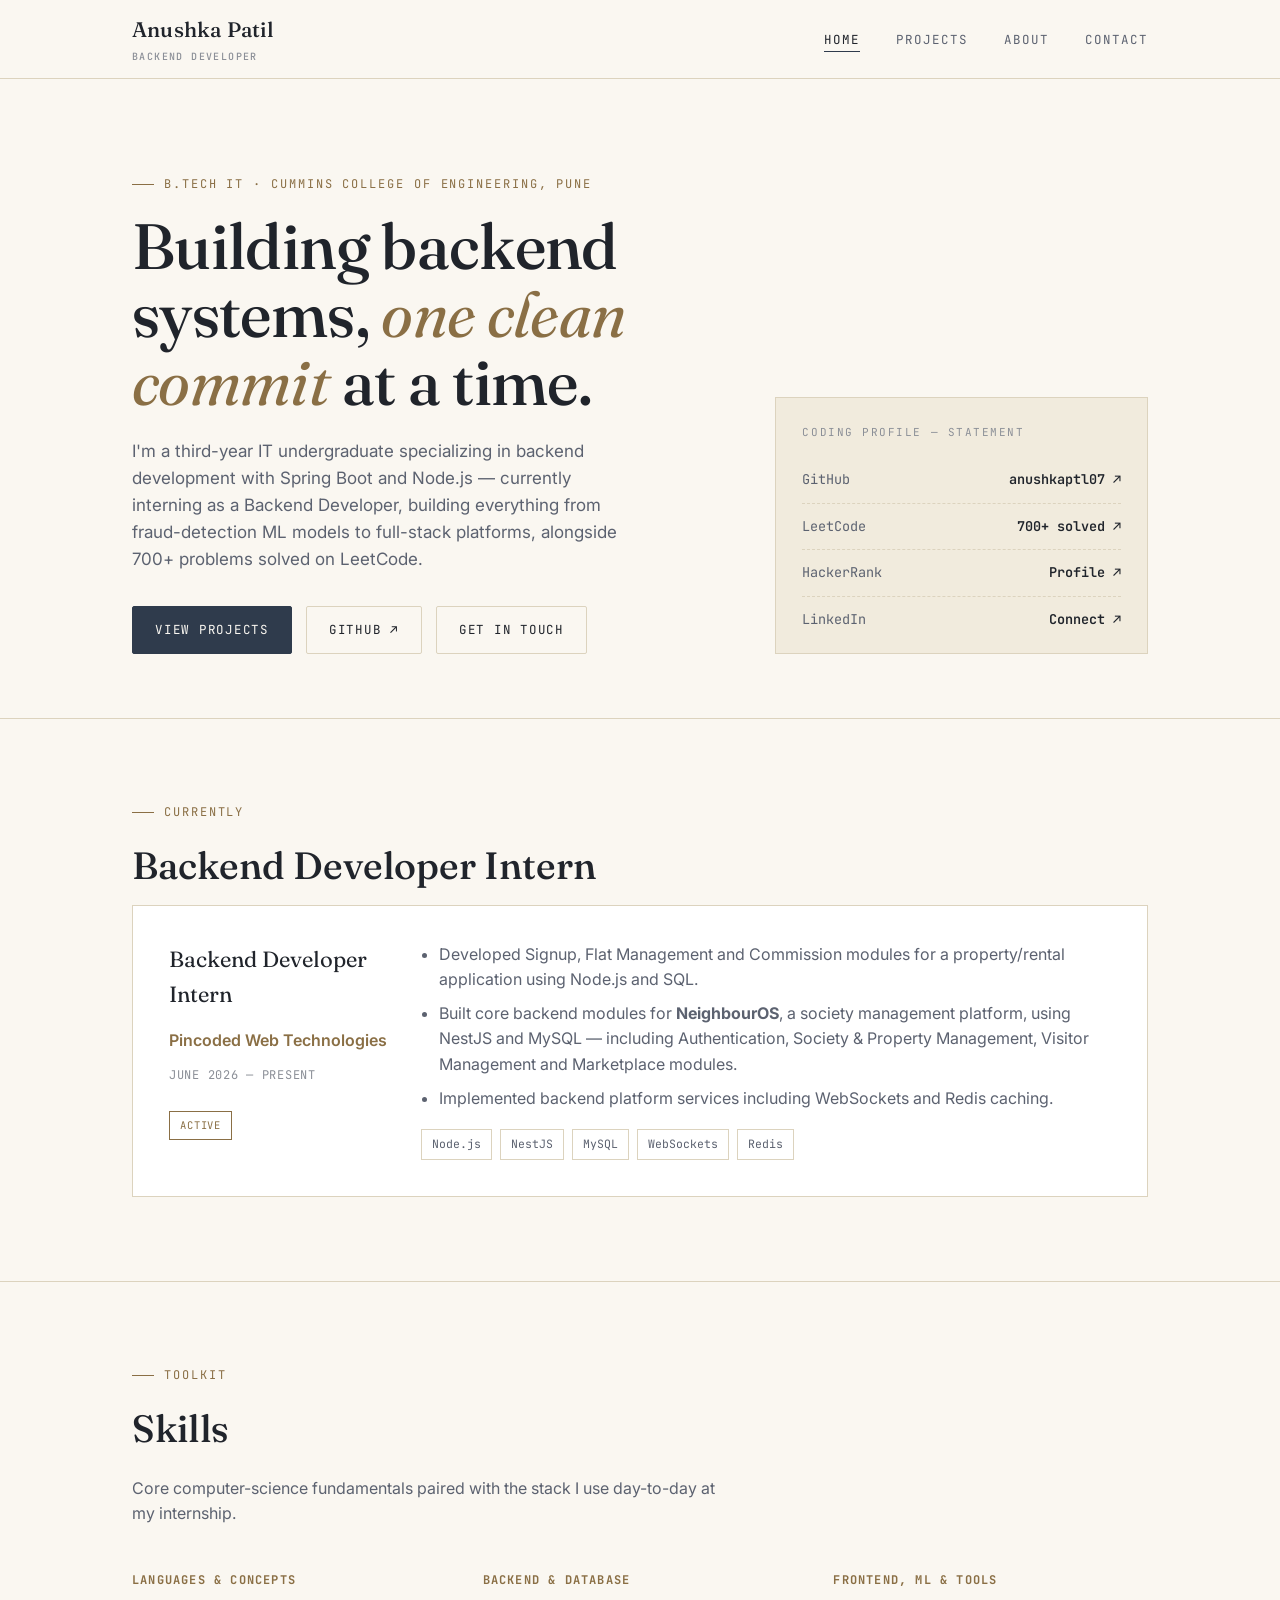
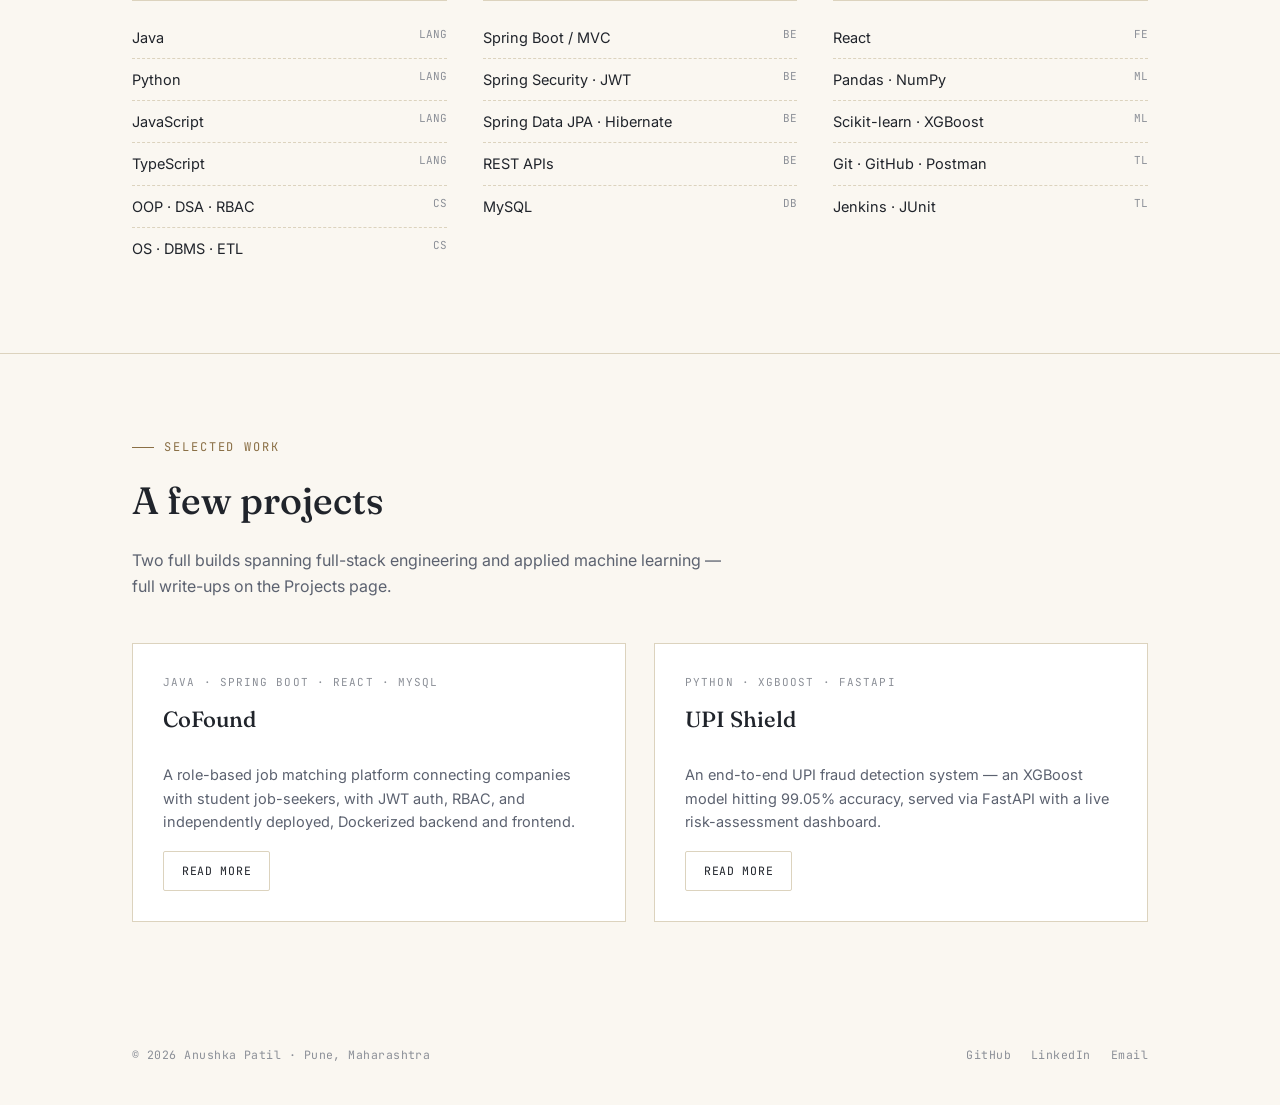
<file: index.html>
<!doctype html>
<html lang="en">
  <head>
    <meta charset="UTF-8" />
    <meta name="viewport" content="width=device-width, initial-scale=1.0" />
    <title>Anushka Patil — Backend Developer</title>
    <meta
      name="description"
      content="Anushka Patil — B.Tech IT student and Backend Developer Intern. Java, DSA, MySQL, Node.js, TypeScript, React, Flutter."
    />
    <link rel="preconnect" href="https://fonts.googleapis.com" />
    <link
      href="https://fonts.googleapis.com/css2?family=Fraunces:ital,wght@0,300;0,400;0,500;0,600;1,400&family=Inter:wght@400;500;600&family=JetBrains+Mono:wght@400;500;600&display=swap"
      rel="stylesheet"
    />
    <link rel="stylesheet" href="style.css" />
  </head>
  <body>
    <header class="site-header">
      <div class="wrap">
        <a href="index.html" class="wordmark"
          >Anushka Patil<small>Backend Developer</small></a
        >
        <button class="nav-toggle" aria-label="Toggle navigation">
          <span></span>
        </button>
        <ul class="nav-links">
          <li><a href="index.html" class="active">Home</a></li>
          <li><a href="projects.html">Projects</a></li>
          <li><a href="about.html">About</a></li>
          <li><a href="contact.html">Contact</a></li>
        </ul>
      </div>
    </header>

    <main>
      <section class="hero">
        <div class="wrap hero-grid">
          <div>
            <span class="eyebrow"
              >B.Tech IT · Cummins College of Engineering, Pune</span
            >
            <h1>
              Building backend systems, <em>one clean commit</em> at a time.
            </h1>
            <p class="lede">
              I'm a third-year IT undergraduate specializing in backend
              development with Spring Boot and Node.js — currently interning as
              a Backend Developer, building everything from fraud-detection ML
              models to full-stack platforms, alongside 700+ problems solved on
              LeetCode.
            </p>
            <div class="btn-row">
              <a class="btn btn-primary" href="projects.html">View Projects</a>
              <a
                class="btn btn-ghost"
                href="https://github.com/anushkaptl07"
                target="_blank"
                rel="noopener"
                >GitHub ↗</a
              >
              <a class="btn btn-ghost" href="contact.html">Get in Touch</a>
            </div>
          </div>

          <div class="statement reveal">
            <div class="statement-title">Coding Profile — Statement</div>
            <div class="ledger-row">
              <span class="label">GitHub</span>
              <a
                class="value"
                href="https://github.com/anushkaptl07"
                target="_blank"
                rel="noopener"
                >anushkaptl07 ↗</a
              >
            </div>
            <div class="ledger-row">
              <span class="label">LeetCode</span>
              <a
                class="value"
                href="https://leetcode.com/u/anushkaptl7/"
                target="_blank"
                rel="noopener"
                >700+ solved ↗</a
              >
            </div>
            <div class="ledger-row">
              <span class="label">HackerRank</span>
              <a
                class="value"
                href="https://www.hackerrank.com/profile/anushkapatil1910"
                target="_blank"
                rel="noopener"
                >Profile ↗</a
              >
            </div>
            <div class="ledger-row">
              <span class="label">LinkedIn</span>
              <a
                class="value"
                href="https://www.linkedin.com/in/anushka-patil-237528301"
                target="_blank"
                rel="noopener"
                >Connect ↗</a
              >
            </div>
          </div>
        </div>
      </section>

      <section class="block reveal">
        <div class="wrap">
          <span class="eyebrow">Currently</span>
          <h2>Backend Developer Intern</h2>
          <div class="internship-card">
            <div class="internship-meta">
              <p class="role">Backend Developer Intern</p>
              <p class="org">Pincoded Web Technologies</p>
              <p class="dur">June 2026 — Present</p>
              <span class="status-pill">Active</span>
            </div>
            <div class="internship-body">
              <ul>
                <li>
                  Developed Signup, Flat Management and Commission modules for a
                  property/rental application using Node.js and SQL.
                </li>
                <li>
                  Built core backend modules for <strong>NeighbourOS</strong>, a
                  society management platform, using NestJS and MySQL —
                  including Authentication, Society &amp; Property Management,
                  Visitor Management and Marketplace modules.
                </li>
                <li>
                  Implemented backend platform services including WebSockets and
                  Redis caching.
                </li>
              </ul>
              <div class="stack-row">
                <span class="stack-chip">Node.js</span>
                <span class="stack-chip">NestJS</span>
                <span class="stack-chip">MySQL</span>
                <span class="stack-chip">WebSockets</span>
                <span class="stack-chip">Redis</span>
              </div>
            </div>
          </div>
        </div>
      </section>

      <section class="block reveal">
        <div class="wrap">
          <span class="eyebrow">Toolkit</span>
          <h2>Skills</h2>
          <p class="intro">
            Core computer-science fundamentals paired with the stack I use
            day-to-day at my internship.
          </p>
          <div class="skill-cols">
            <div class="skill-col">
              <h3>Languages &amp; Concepts</h3>
              <ul class="tag-list">
                <li data-mark="LANG">Java</li>
                <li data-mark="LANG">Python</li>
                <li data-mark="LANG">JavaScript</li>
                <li data-mark="LANG">TypeScript</li>
                <li data-mark="CS">OOP · DSA · RBAC</li>
                <li data-mark="CS">OS · DBMS · ETL</li>
              </ul>
            </div>
            <div class="skill-col">
              <h3>Backend &amp; Database</h3>
              <ul class="tag-list">
                <li data-mark="BE">Spring Boot / MVC</li>
                <li data-mark="BE">Spring Security · JWT</li>
                <li data-mark="BE">Spring Data JPA · Hibernate</li>
                <li data-mark="BE">REST APIs</li>
                <li data-mark="DB">MySQL</li>
              </ul>
            </div>
            <div class="skill-col">
              <h3>Frontend, ML &amp; Tools</h3>
              <ul class="tag-list">
                <li data-mark="FE">React</li>
                <li data-mark="ML">Pandas · NumPy</li>
                <li data-mark="ML">Scikit-learn · XGBoost</li>
                <li data-mark="TL">Git · GitHub · Postman</li>
                <li data-mark="TL">Jenkins · JUnit</li>
              </ul>
            </div>
          </div>
        </div>
      </section>

      <section class="block reveal">
        <div class="wrap">
          <span class="eyebrow">Selected Work</span>
          <h2>A few projects</h2>
          <p class="intro">
            Two full builds spanning full-stack engineering and applied machine
            learning — full write-ups on the Projects page.
          </p>
          <div class="project-grid">
            <div class="project-card">
              <span class="project-num"
                >JAVA · SPRING BOOT · REACT · MYSQL</span
              >
              <h3>CoFound</h3>
              <p>
                A role-based job matching platform connecting companies with
                student job-seekers, with JWT auth, RBAC, and independently
                deployed, Dockerized backend and frontend.
              </p>
              <a class="btn btn-ghost" href="projects.html">Read More</a>
            </div>
            <div class="project-card">
              <span class="project-num">PYTHON · XGBOOST · FASTAPI</span>
              <h3>UPI Shield</h3>
              <p>
                An end-to-end UPI fraud detection system — an XGBoost model
                hitting 99.05% accuracy, served via FastAPI with a live
                risk-assessment dashboard.
              </p>
              <a class="btn btn-ghost" href="projects.html">Read More</a>
            </div>
          </div>
        </div>
      </section>
    </main>

    <footer class="site-footer">
      <div class="wrap">
        <span>© 2026 Anushka Patil · Pune, Maharashtra</span>
        <div class="footer-links">
          <a
            href="https://github.com/anushkaptl07"
            target="_blank"
            rel="noopener"
            >GitHub</a
          >
          <a
            href="https://www.linkedin.com/in/anushka-patil-237528301"
            target="_blank"
            rel="noopener"
            >LinkedIn</a
          >
          <a href="mailto:anushkapatil1910@gmail.com">Email</a>
        </div>
      </div>
    </footer>

    <script src="script.js"></script>
  </body>
</html>
</file>
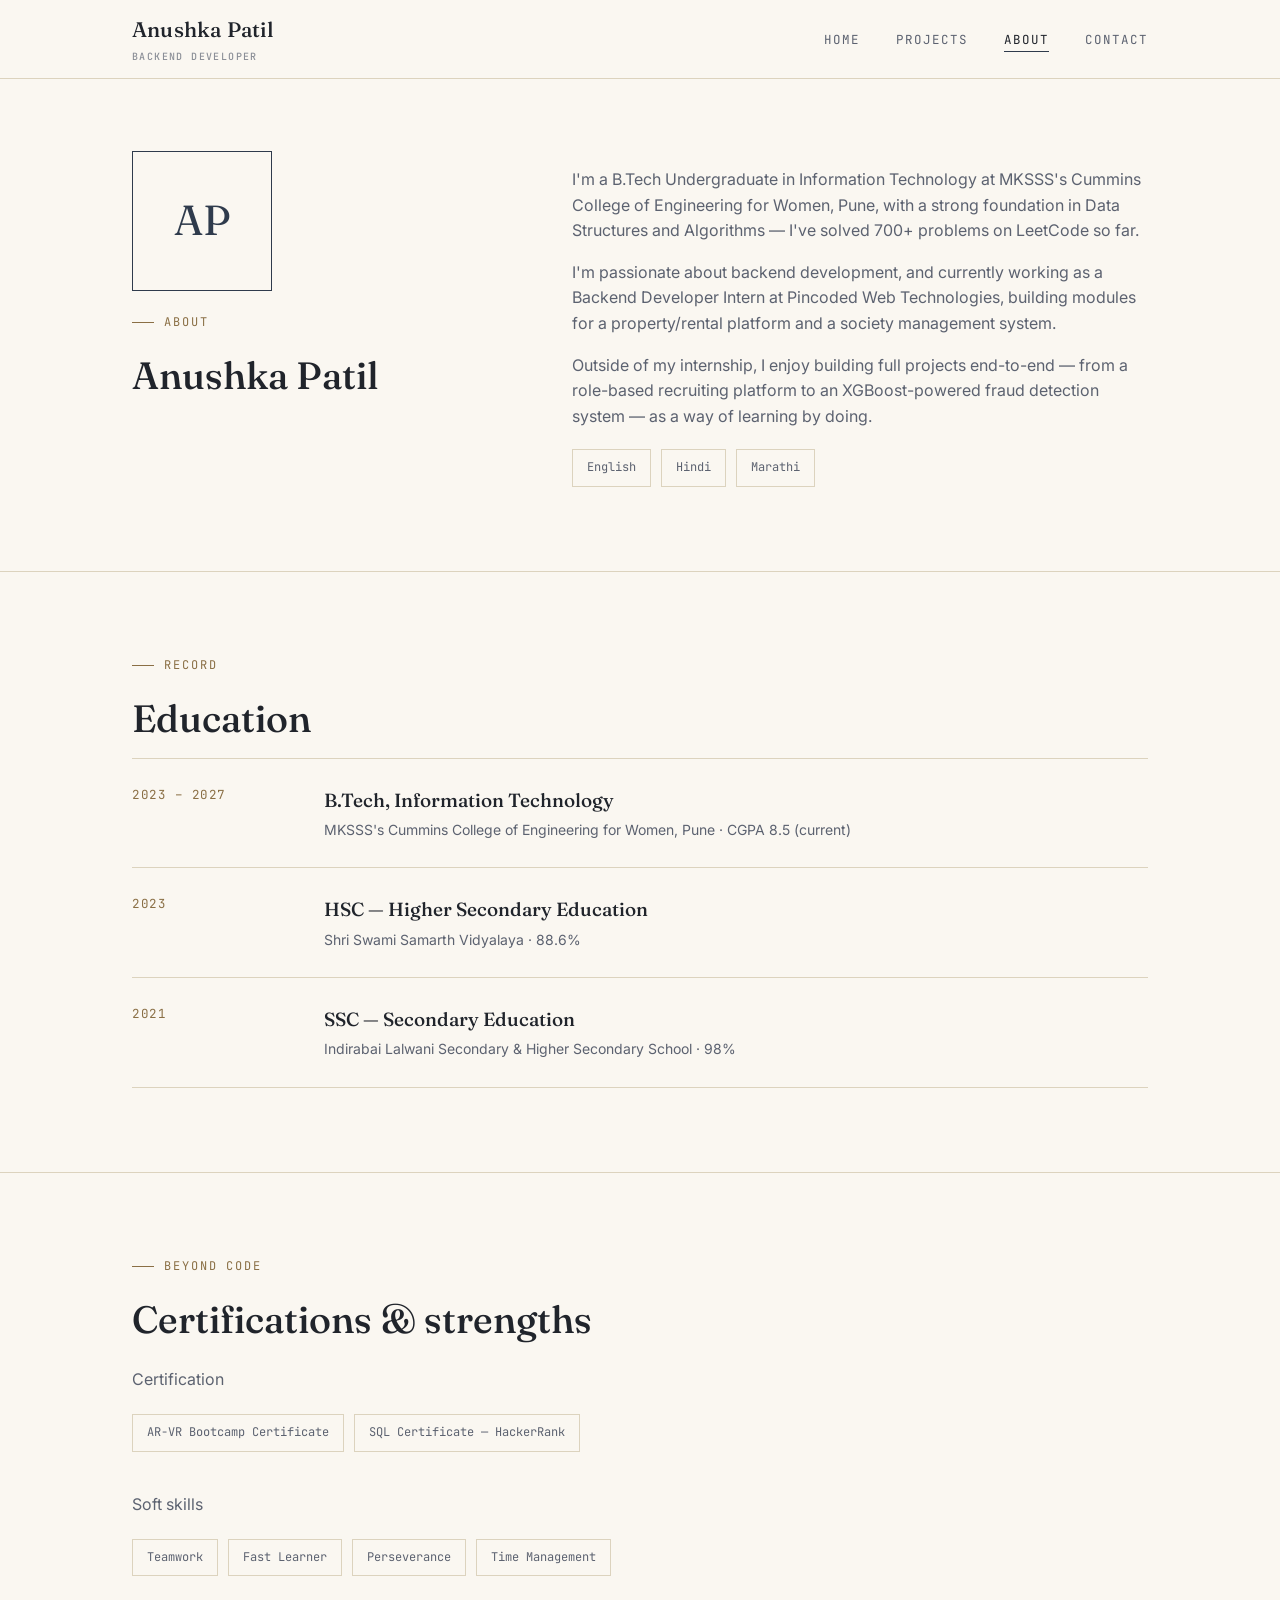
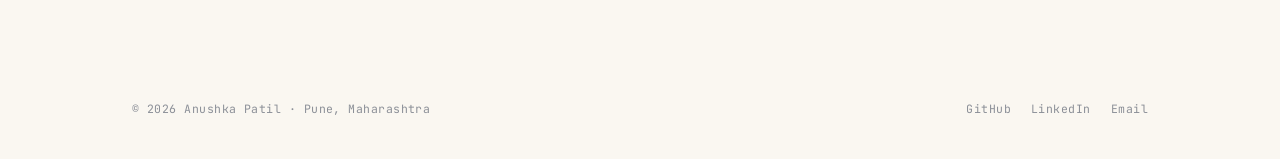
<file: about.html>
<!doctype html>
<html lang="en">
  <head>
    <meta charset="UTF-8" />
    <meta name="viewport" content="width=device-width, initial-scale=1.0" />
    <title>About — Anushka Patil</title>
    <link rel="preconnect" href="https://fonts.googleapis.com" />
    <link
      href="https://fonts.googleapis.com/css2?family=Fraunces:ital,wght@0,300;0,400;0,500;0,600;1,400&family=Inter:wght@400;500;600&family=JetBrains+Mono:wght@400;500;600&display=swap"
      rel="stylesheet"
    />
    <link rel="stylesheet" href="style.css" />
  </head>
  <body>
    <header class="site-header">
      <div class="wrap">
        <a href="index.html" class="wordmark"
          >Anushka Patil<small>Backend Developer</small></a
        >
        <button class="nav-toggle" aria-label="Toggle navigation">
          <span></span>
        </button>
        <ul class="nav-links">
          <li><a href="index.html">Home</a></li>
          <li><a href="projects.html">Projects</a></li>
          <li><a href="about.html" class="active">About</a></li>
          <li><a href="contact.html">Contact</a></li>
        </ul>
      </div>
    </header>

    <main>
      <section class="block reveal" style="padding-top: 72px">
        <div class="wrap bio-grid">
          <div>
            <div class="monogram">AP</div>
            <span class="eyebrow">About</span>
            <h2 style="margin-top: 14px">Anushka Patil</h2>
          </div>
          <div>
            <p>
              I'm a B.Tech Undergraduate in Information Technology at MKSSS's
              Cummins College of Engineering for Women, Pune, with a strong
              foundation in Data Structures and Algorithms — I've solved 700+
              problems on LeetCode so far.
            </p>
            <p>
              I'm passionate about backend development, and currently working as
              a Backend Developer Intern at Pincoded Web Technologies, building
              modules for a property/rental platform and a society management
              system.
            </p>
            <p>
              Outside of my internship, I enjoy building full projects
              end-to-end — from a role-based recruiting platform to an
              XGBoost-powered fraud detection system — as a way of learning by
              doing.
            </p>
            <div class="lang-row">
              <span class="chip">English</span>
              <span class="chip">Hindi</span>
              <span class="chip">Marathi</span>
            </div>
          </div>
        </div>
      </section>

      <section class="block reveal">
        <div class="wrap">
          <span class="eyebrow">Record</span>
          <h2>Education</h2>
          <div class="timeline">
            <div class="timeline-item">
              <time>2023 – 2027</time>
              <div>
                <h3>B.Tech, Information Technology</h3>
                <p>
                  MKSSS's Cummins College of Engineering for Women, Pune · CGPA
                  8.5 (current)
                </p>
              </div>
            </div>
            <div class="timeline-item">
              <time>2023</time>
              <div>
                <h3>HSC — Higher Secondary Education</h3>
                <p>Shri Swami Samarth Vidyalaya · 88.6%</p>
              </div>
            </div>
            <div class="timeline-item">
              <time>2021</time>
              <div>
                <h3>SSC — Secondary Education</h3>
                <p>
                  Indirabai Lalwani Secondary &amp; Higher Secondary School ·
                  98%
                </p>
              </div>
            </div>
          </div>
        </div>
      </section>

      <section class="block reveal">
        <div class="wrap">
          <span class="eyebrow">Beyond Code</span>
          <h2>Certifications &amp; strengths</h2>
          <p class="intro" style="margin-bottom: 22px">Certification</p>
          <div class="chip-row" style="margin-bottom: 40px">
            <span class="chip">AR-VR Bootcamp Certificate</span>
            <span class="chip">SQL Certificate — HackerRank</span>
          </div>
          <p class="intro" style="margin-bottom: 22px">Soft skills</p>
          <div class="chip-row">
            <span class="chip">Teamwork</span>
            <span class="chip">Fast Learner</span>
            <span class="chip">Perseverance</span>
            <span class="chip">Time Management</span>
          </div>
        </div>
      </section>
    </main>

    <footer class="site-footer">
      <div class="wrap">
        <span>© 2026 Anushka Patil · Pune, Maharashtra</span>
        <div class="footer-links">
          <a
            href="https://github.com/anushkaptl07"
            target="_blank"
            rel="noopener"
            >GitHub</a
          >
          <a
            href="https://www.linkedin.com/in/anushka-patil-237528301"
            target="_blank"
            rel="noopener"
            >LinkedIn</a
          >
          <a href="mailto:anushkapatil1910@gmail.com">Email</a>
        </div>
      </div>
    </footer>

    <script src="script.js"></script>
  </body>
</html>
</file>
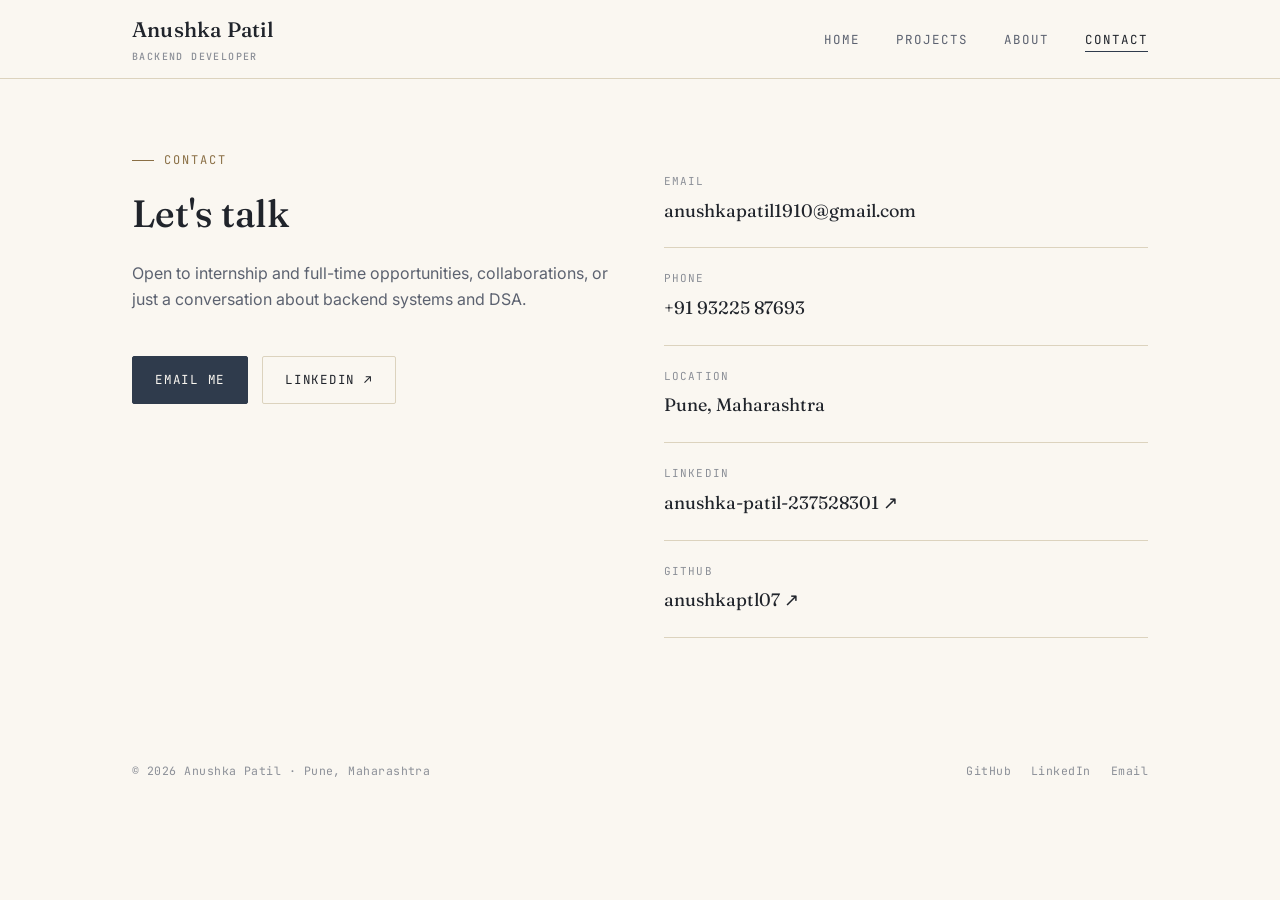
<file: contact.html>
<!doctype html>
<html lang="en">
  <head>
    <meta charset="UTF-8" />
    <meta name="viewport" content="width=device-width, initial-scale=1.0" />
    <title>Contact — Anushka Patil</title>
    <link rel="preconnect" href="https://fonts.googleapis.com" />
    <link
      href="https://fonts.googleapis.com/css2?family=Fraunces:ital,wght@0,300;0,400;0,500;0,600;1,400&family=Inter:wght@400;500;600&family=JetBrains+Mono:wght@400;500;600&display=swap"
      rel="stylesheet"
    />
    <link rel="stylesheet" href="style.css" />
  </head>
  <body>
    <header class="site-header">
      <div class="wrap">
        <a href="index.html" class="wordmark"
          >Anushka Patil<small>Backend Developer</small></a
        >
        <button class="nav-toggle" aria-label="Toggle navigation">
          <span></span>
        </button>
        <ul class="nav-links">
          <li><a href="index.html">Home</a></li>
          <li><a href="projects.html">Projects</a></li>
          <li><a href="about.html">About</a></li>
          <li><a href="contact.html" class="active">Contact</a></li>
        </ul>
      </div>
    </header>

    <main>
      <section class="block reveal" style="padding-top: 72px">
        <div class="wrap contact-grid">
          <div>
            <span class="eyebrow">Contact</span>
            <h2>Let's talk</h2>
            <p class="intro">
              Open to internship and full-time opportunities, collaborations, or
              just a conversation about backend systems and DSA.
            </p>
            <div class="btn-row">
              <a
                class="btn btn-primary"
                href="mailto:anushkapatil1910@gmail.com"
                >Email Me</a
              >
              <a
                class="btn btn-ghost"
                href="https://www.linkedin.com/in/anushka-patil-237528301"
                target="_blank"
                rel="noopener"
                >LinkedIn ↗</a
              >
            </div>
          </div>

          <ul class="contact-list">
            <li>
              <span class="label">Email</span>
              <a class="val" href="mailto:anushkapatil1910@gmail.com"
                >anushkapatil1910@gmail.com</a
              >
            </li>
            <li>
              <span class="label">Phone</span>
              <a class="val" href="tel:+919322587693">+91 93225 87693</a>
            </li>
            <li>
              <span class="label">Location</span>
              <span class="val">Pune, Maharashtra</span>
            </li>
            <li>
              <span class="label">LinkedIn</span>
              <a
                class="val"
                href="https://www.linkedin.com/in/anushka-patil-237528301"
                target="_blank"
                rel="noopener"
                >anushka-patil-237528301 ↗</a
              >
            </li>
            <li>
              <span class="label">GitHub</span>
              <a
                class="val"
                href="https://github.com/anushkaptl07"
                target="_blank"
                rel="noopener"
                >anushkaptl07 ↗</a
              >
            </li>
          </ul>
        </div>
      </section>
    </main>

    <footer class="site-footer">
      <div class="wrap">
        <span>© 2026 Anushka Patil · Pune, Maharashtra</span>
        <div class="footer-links">
          <a
            href="https://github.com/anushkaptl07"
            target="_blank"
            rel="noopener"
            >GitHub</a
          >
          <a
            href="https://www.linkedin.com/in/anushka-patil-237528301"
            target="_blank"
            rel="noopener"
            >LinkedIn</a
          >
          <a href="mailto:anushkapatil1910@gmail.com">Email</a>
        </div>
      </div>
    </footer>

    <script src="script.js"></script>
  </body>
</html>
</file>
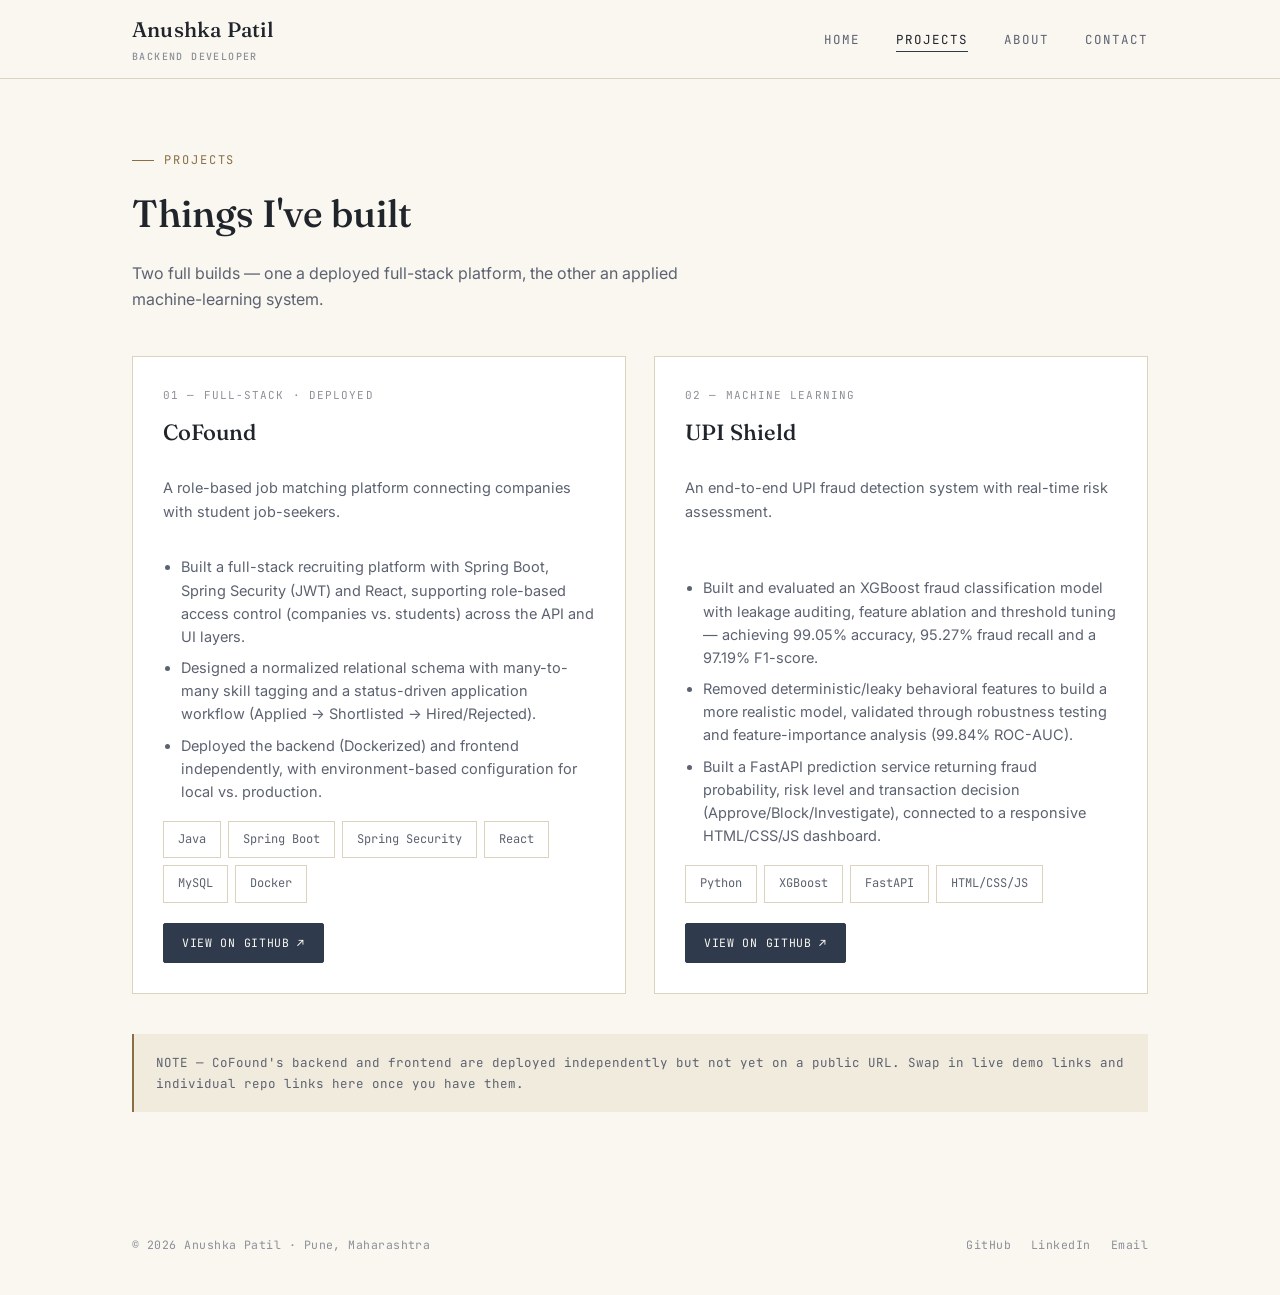
<file: projects.html>
<!doctype html>
<html lang="en">
  <head>
    <meta charset="UTF-8" />
    <meta name="viewport" content="width=device-width, initial-scale=1.0" />
    <title>Projects — Anushka Patil</title>
    <link rel="preconnect" href="https://fonts.googleapis.com" />
    <link
      href="https://fonts.googleapis.com/css2?family=Fraunces:ital,wght@0,300;0,400;0,500;0,600;1,400&family=Inter:wght@400;500;600&family=JetBrains+Mono:wght@400;500;600&display=swap"
      rel="stylesheet"
    />
    <link rel="stylesheet" href="style.css" />
  </head>
  <body>
    <header class="site-header">
      <div class="wrap">
        <a href="index.html" class="wordmark"
          >Anushka Patil<small>Backend Developer</small></a
        >
        <button class="nav-toggle" aria-label="Toggle navigation">
          <span></span>
        </button>
        <ul class="nav-links">
          <li><a href="index.html">Home</a></li>
          <li><a href="projects.html" class="active">Projects</a></li>
          <li><a href="about.html">About</a></li>
          <li><a href="contact.html">Contact</a></li>
        </ul>
      </div>
    </header>

    <main>
      <section class="block reveal" style="padding-top: 72px">
        <div class="wrap">
          <span class="eyebrow">Projects</span>
          <h2>Things I've built</h2>
          <p class="intro">
            Two full builds — one a deployed full-stack platform, the other an
            applied machine-learning system.
          </p>

          <div class="project-grid">
            <div class="project-card">
              <span class="project-num">01 — FULL-STACK · DEPLOYED</span>
              <h3>CoFound</h3>
              <p>
                A role-based job matching platform connecting companies with
                student job-seekers.
              </p>
              <ul
                style="
                  color: var(--ink-soft);
                  font-size: 14.5px;
                  padding-left: 18px;
                  margin-bottom: 18px;
                "
              >
                <li style="margin-bottom: 8px">
                  Built a full-stack recruiting platform with Spring Boot,
                  Spring Security (JWT) and React, supporting role-based access
                  control (companies vs. students) across the API and UI layers.
                </li>
                <li style="margin-bottom: 8px">
                  Designed a normalized relational schema with many-to-many
                  skill tagging and a status-driven application workflow
                  (Applied → Shortlisted → Hired/Rejected).
                </li>
                <li>
                  Deployed the backend (Dockerized) and frontend independently,
                  with environment-based configuration for local vs. production.
                </li>
              </ul>
              <div class="project-stack">
                <span class="chip">Java</span>
                <span class="chip">Spring Boot</span>
                <span class="chip">Spring Security</span>
                <span class="chip">React</span>
                <span class="chip">MySQL</span>
                <span class="chip">Docker</span>
              </div>
              <a
                class="btn btn-primary"
                href="https://github.com/anushkaptl07"
                target="_blank"
                rel="noopener"
                >View on GitHub ↗</a
              >
            </div>

            <div class="project-card">
              <span class="project-num">02 — MACHINE LEARNING</span>
              <h3>UPI Shield</h3>
              <p>
                An end-to-end UPI fraud detection system with real-time risk
                assessment.
              </p>
              <ul
                style="
                  color: var(--ink-soft);
                  font-size: 14.5px;
                  padding-left: 18px;
                  margin-bottom: 18px;
                "
              >
                <li style="margin-bottom: 8px">
                  Built and evaluated an XGBoost fraud classification model with
                  leakage auditing, feature ablation and threshold tuning —
                  achieving 99.05% accuracy, 95.27% fraud recall and a 97.19%
                  F1-score.
                </li>
                <li style="margin-bottom: 8px">
                  Removed deterministic/leaky behavioral features to build a
                  more realistic model, validated through robustness testing and
                  feature-importance analysis (99.84% ROC-AUC).
                </li>
                <li>
                  Built a FastAPI prediction service returning fraud
                  probability, risk level and transaction decision
                  (Approve/Block/Investigate), connected to a responsive
                  HTML/CSS/JS dashboard.
                </li>
              </ul>
              <div class="project-stack">
                <span class="chip">Python</span>
                <span class="chip">XGBoost</span>
                <span class="chip">FastAPI</span>
                <span class="chip">HTML/CSS/JS</span>
              </div>
              <a
                class="btn btn-primary"
                href="https://github.com/anushkaptl07"
                target="_blank"
                rel="noopener"
                >View on GitHub ↗</a
              >
            </div>
          </div>

          <div class="build-note">
            NOTE — CoFound's backend and frontend are deployed independently but
            not yet on a public URL. Swap in live demo links and individual repo
            links here once you have them.
          </div>
        </div>
      </section>
    </main>

    <footer class="site-footer">
      <div class="wrap">
        <span>© 2026 Anushka Patil · Pune, Maharashtra</span>
        <div class="footer-links">
          <a
            href="https://github.com/anushkaptl07"
            target="_blank"
            rel="noopener"
            >GitHub</a
          >
          <a
            href="https://www.linkedin.com/in/anushka-patil-237528301"
            target="_blank"
            rel="noopener"
            >LinkedIn</a
          >
          <a href="mailto:anushkapatil1910@gmail.com">Email</a>
        </div>
      </div>
    </footer>

    <script src="script.js"></script>
  </body>
</html>
</file>
<file: style.css>
/* =========================================================
   Anushka Patil — Portfolio
   Design concept: "The Ledger" — a quiet, professional dossier
   built around hairline rules, right-aligned mono figures and
   statement-style entries, echoing the banking/backend systems
   she builds. Warm paper ground, deep ink, single brass accent.
   ========================================================= */

:root {
  --paper: #faf7f1;
  --paper-alt: #f1ebdd;
  --paper-line: #dcd3be;
  --ink: #20242b;
  --ink-soft: #5c6270;
  --ink-faint: #8b8f97;
  --accent: #8a6f45; /* muted antique brass */
  --accent-deep: #2f3b4c; /* deep slate navy */
  --white: #ffffff;

  --font-display: "Fraunces", serif;
  --font-body: "Inter", sans-serif;
  --font-mono: "JetBrains Mono", monospace;

  --maxw: 1080px;
}

*,
*::before,
*::after {
  box-sizing: border-box;
}

html {
  scroll-behavior: smooth;
}

body {
  margin: 0;
  background: var(--paper);
  color: var(--ink);
  font-family: var(--font-body);
  font-size: 16px;
  line-height: 1.6;
  -webkit-font-smoothing: antialiased;
}

a {
  color: inherit;
  text-decoration: none;
}

img {
  max-width: 100%;
  display: block;
}

.wrap {
  max-width: var(--maxw);
  margin: 0 auto;
  padding: 0 32px;
}

::selection {
  background: var(--accent);
  color: var(--white);
}

/* focus visibility */
a:focus-visible,
button:focus-visible,
.btn:focus-visible {
  outline: 2px solid var(--accent-deep);
  outline-offset: 3px;
}

@media (prefers-reduced-motion: reduce) {
  * {
    animation: none !important;
    transition: none !important;
    scroll-behavior: auto !important;
  }
}

/* ---------------------------------------------------------
   Eyebrow / ledger labels
   --------------------------------------------------------- */
.eyebrow {
  font-family: var(--font-mono);
  font-size: 12px;
  letter-spacing: 0.16em;
  text-transform: uppercase;
  color: var(--accent);
  display: flex;
  align-items: center;
  gap: 10px;
}
.eyebrow::before {
  content: "";
  width: 22px;
  height: 1px;
  background: var(--accent);
  display: inline-block;
}

/* ---------------------------------------------------------
   Header / Nav
   --------------------------------------------------------- */
.site-header {
  position: sticky;
  top: 0;
  z-index: 50;
  background: rgba(250, 247, 241, 0.92);
  backdrop-filter: blur(6px);
  border-bottom: 1px solid var(--paper-line);
}
.site-header .wrap {
  display: flex;
  align-items: center;
  justify-content: space-between;
  height: 78px;
}
.wordmark {
  font-family: var(--font-display);
  font-size: 21px;
  font-weight: 500;
  letter-spacing: 0.01em;
}
.wordmark small {
  display: block;
  font-family: var(--font-mono);
  font-size: 10px;
  letter-spacing: 0.14em;
  color: var(--ink-faint);
  text-transform: uppercase;
  margin-top: 2px;
}
.nav-links {
  display: flex;
  gap: 36px;
  list-style: none;
  margin: 0;
  padding: 0;
}
.nav-links a {
  font-family: var(--font-mono);
  font-size: 12.5px;
  letter-spacing: 0.08em;
  text-transform: uppercase;
  color: var(--ink-soft);
  position: relative;
  padding-bottom: 4px;
}
.nav-links a::after {
  content: "";
  position: absolute;
  left: 0;
  bottom: 0;
  width: 0%;
  height: 1px;
  background: var(--accent-deep);
  transition: width 0.25s ease;
}
.nav-links a:hover::after,
.nav-links a.active::after {
  width: 100%;
}
.nav-links a.active {
  color: var(--ink);
}

.nav-toggle {
  display: none;
  background: none;
  border: 1px solid var(--paper-line);
  border-radius: 4px;
  width: 40px;
  height: 36px;
  cursor: pointer;
  position: relative;
}
.nav-toggle span,
.nav-toggle span::before,
.nav-toggle span::after {
  content: "";
  position: absolute;
  left: 9px;
  right: 9px;
  height: 1px;
  background: var(--ink);
}
.nav-toggle span {
  top: 50%;
}
.nav-toggle span::before {
  top: -6px;
}
.nav-toggle span::after {
  top: 6px;
}

@media (max-width: 760px) {
  .nav-toggle {
    display: block;
  }
  .nav-links {
    position: absolute;
    top: 78px;
    left: 0;
    right: 0;
    background: var(--paper);
    border-bottom: 1px solid var(--paper-line);
    flex-direction: column;
    gap: 0;
    max-height: 0;
    overflow: hidden;
    transition: max-height 0.3s ease;
  }
  .nav-links.open {
    max-height: 320px;
  }
  .nav-links li {
    border-top: 1px solid var(--paper-line);
  }
  .nav-links a {
    display: block;
    padding: 16px 32px;
  }
}

/* ---------------------------------------------------------
   Buttons
   --------------------------------------------------------- */
.btn {
  display: inline-flex;
  align-items: center;
  gap: 8px;
  font-family: var(--font-mono);
  font-size: 12.5px;
  letter-spacing: 0.06em;
  text-transform: uppercase;
  padding: 13px 22px;
  border: 1px solid var(--accent-deep);
  border-radius: 2px;
  transition:
    background 0.2s ease,
    color 0.2s ease;
}
.btn-primary {
  background: var(--accent-deep);
  color: var(--paper);
}
.btn-primary:hover {
  background: var(--ink);
  border-color: var(--ink);
}
.btn-ghost {
  background: transparent;
  color: var(--ink);
  border-color: var(--paper-line);
}
.btn-ghost:hover {
  border-color: var(--accent-deep);
}
.btn-row {
  display: flex;
  gap: 14px;
  flex-wrap: wrap;
}

/* ---------------------------------------------------------
   Hero
   --------------------------------------------------------- */
.hero {
  padding: 96px 0 64px;
  border-bottom: 1px solid var(--paper-line);
}
.hero-grid {
  display: grid;
  grid-template-columns: 1.4fr 0.9fr;
  gap: 64px;
  align-items: end;
}
.hero h1 {
  font-family: var(--font-display);
  font-weight: 500;
  font-size: clamp(38px, 5.4vw, 64px);
  line-height: 1.06;
  margin: 18px 0 22px;
  letter-spacing: -0.01em;
}
.hero h1 em {
  font-style: italic;
  color: var(--accent);
  font-weight: 400;
}
.hero p.lede {
  font-size: 17px;
  color: var(--ink-soft);
  max-width: 46ch;
  margin-bottom: 32px;
}

.statement {
  border: 1px solid var(--paper-line);
  background: var(--paper-alt);
  padding: 26px 26px 10px;
}
.statement-title {
  font-family: var(--font-mono);
  font-size: 11px;
  letter-spacing: 0.14em;
  text-transform: uppercase;
  color: var(--ink-faint);
  margin-bottom: 16px;
}
.ledger-row {
  display: flex;
  justify-content: space-between;
  align-items: baseline;
  padding: 12px 0;
  border-bottom: 1px dashed var(--paper-line);
  font-family: var(--font-mono);
  font-size: 13.5px;
}
.ledger-row:last-child {
  border-bottom: none;
}
.ledger-row .label {
  color: var(--ink-soft);
}
.ledger-row .value {
  color: var(--ink);
  font-weight: 600;
}
.ledger-row a.value:hover {
  color: var(--accent);
}

/* ---------------------------------------------------------
   Section shell
   --------------------------------------------------------- */
section.block {
  padding: 84px 0;
  border-bottom: 1px solid var(--paper-line);
}
section.block:last-of-type {
  border-bottom: none;
}
.block h2 {
  font-family: var(--font-display);
  font-size: clamp(28px, 3.4vw, 38px);
  font-weight: 500;
  margin: 14px 0 8px;
}
.block .intro {
  color: var(--ink-soft);
  max-width: 60ch;
  margin-bottom: 44px;
}

/* ---------------------------------------------------------
   Skills
   --------------------------------------------------------- */
.skill-cols {
  display: grid;
  grid-template-columns: repeat(3, 1fr);
  gap: 36px;
}
.skill-col h3 {
  font-family: var(--font-mono);
  font-size: 12px;
  letter-spacing: 0.1em;
  text-transform: uppercase;
  color: var(--accent);
  margin: 0 0 16px;
  padding-bottom: 10px;
  border-bottom: 1px solid var(--paper-line);
}
.tag-list {
  list-style: none;
  margin: 0;
  padding: 0;
}
.tag-list li {
  font-size: 14.5px;
  padding: 9px 0;
  border-bottom: 1px dashed var(--paper-line);
  display: flex;
  justify-content: space-between;
}
.tag-list li:last-child {
  border-bottom: none;
}
.tag-list li::after {
  content: attr(data-mark);
  font-family: var(--font-mono);
  font-size: 11px;
  color: var(--ink-faint);
}

@media (max-width: 760px) {
  .skill-cols {
    grid-template-columns: 1fr;
    gap: 28px;
  }
  .hero-grid {
    grid-template-columns: 1fr;
    gap: 40px;
  }
}

/* ---------------------------------------------------------
   Internship card
   --------------------------------------------------------- */
.internship-card {
  border: 1px solid var(--paper-line);
  background: var(--white);
  padding: 36px;
  display: grid;
  grid-template-columns: 220px 1fr;
  gap: 32px;
}
.internship-meta .role {
  font-family: var(--font-display);
  font-size: 22px;
  margin: 0 0 6px;
}
.internship-meta .org {
  color: var(--accent);
  font-weight: 600;
  margin-bottom: 4px;
}
.internship-meta .dur {
  font-family: var(--font-mono);
  font-size: 12px;
  color: var(--ink-faint);
  text-transform: uppercase;
  letter-spacing: 0.06em;
}
.status-pill {
  display: inline-block;
  margin-top: 14px;
  font-family: var(--font-mono);
  font-size: 10.5px;
  letter-spacing: 0.08em;
  text-transform: uppercase;
  padding: 5px 10px;
  border: 1px solid var(--accent);
  color: var(--accent);
}
.internship-body ul {
  margin: 0;
  padding-left: 18px;
  color: var(--ink-soft);
}
.internship-body li {
  margin-bottom: 8px;
}
.stack-row {
  margin-top: 18px;
  display: flex;
  flex-wrap: wrap;
  gap: 8px;
}
.stack-chip {
  font-family: var(--font-mono);
  font-size: 11.5px;
  padding: 5px 10px;
  border: 1px solid var(--paper-line);
  color: var(--ink-soft);
}

@media (max-width: 700px) {
  .internship-card {
    grid-template-columns: 1fr;
  }
}

/* ---------------------------------------------------------
   Project cards (index preview + full grid)
   --------------------------------------------------------- */
.project-grid {
  display: grid;
  grid-template-columns: repeat(auto-fit, minmax(300px, 1fr));
  gap: 28px;
}
.project-card {
  border: 1px solid var(--paper-line);
  background: var(--white);
  padding: 30px;
  display: flex;
  flex-direction: column;
  transition:
    border-color 0.2s ease,
    transform 0.2s ease;
}
.project-card:hover {
  border-color: var(--accent-deep);
  transform: translateY(-2px);
}
.project-num {
  font-family: var(--font-mono);
  font-size: 11px;
  color: var(--ink-faint);
  letter-spacing: 0.1em;
}
.project-card h3 {
  font-family: var(--font-display);
  font-size: 22px;
  font-weight: 500;
  margin: 10px 0 12px;
}
.project-card p {
  color: var(--ink-soft);
  font-size: 14.5px;
  flex-grow: 1;
  margin-bottom: 18px;
}
.project-stack {
  display: flex;
  flex-wrap: wrap;
  gap: 7px;
  margin-bottom: 20px;
}
.project-card .btn {
  align-self: flex-start;
  padding: 10px 18px;
  font-size: 11.5px;
}

.build-note {
  margin-top: 40px;
  padding: 18px 22px;
  border-left: 2px solid var(--accent);
  background: var(--paper-alt);
  font-family: var(--font-mono);
  font-size: 12.5px;
  color: var(--ink-soft);
  line-height: 1.7;
}

/* ---------------------------------------------------------
   Timeline (About page — education)
   --------------------------------------------------------- */
.timeline {
  border-top: 1px solid var(--paper-line);
}
.timeline-item {
  display: grid;
  grid-template-columns: 160px 1fr;
  gap: 32px;
  padding: 26px 0;
  border-bottom: 1px solid var(--paper-line);
}
.timeline-item time {
  font-family: var(--font-mono);
  font-size: 12.5px;
  color: var(--accent);
  letter-spacing: 0.04em;
}
.timeline-item h3 {
  font-family: var(--font-display);
  font-size: 19px;
  margin: 0 0 4px;
  font-weight: 500;
}
.timeline-item p {
  color: var(--ink-soft);
  font-size: 14px;
  margin: 0;
}

@media (max-width: 700px) {
  .timeline-item {
    grid-template-columns: 1fr;
    gap: 6px;
  }
}

/* Bio */
.bio-grid {
  display: grid;
  grid-template-columns: 0.8fr 1.2fr;
  gap: 56px;
  align-items: start;
}
.monogram {
  width: 140px;
  height: 140px;
  border: 1px solid var(--accent-deep);
  display: flex;
  align-items: center;
  justify-content: center;
  font-family: var(--font-display);
  font-size: 42px;
  color: var(--accent-deep);
  margin-bottom: 22px;
}
.bio-grid p {
  color: var(--ink-soft);
  margin-bottom: 16px;
}
.bio-grid .lang-row {
  display: flex;
  gap: 10px;
  margin-top: 20px;
  flex-wrap: wrap;
}

@media (max-width: 760px) {
  .bio-grid {
    grid-template-columns: 1fr;
  }
}

/* Certifications / soft skills */
.chip-row {
  display: flex;
  flex-wrap: wrap;
  gap: 10px;
}
.chip {
  font-family: var(--font-mono);
  font-size: 12px;
  padding: 8px 14px;
  border: 1px solid var(--paper-line);
  color: var(--ink-soft);
}

/* ---------------------------------------------------------
   Contact page
   --------------------------------------------------------- */
.contact-grid {
  display: grid;
  grid-template-columns: 1fr 1fr;
  gap: 48px;
}
.contact-list {
  list-style: none;
  margin: 0;
  padding: 0;
}
.contact-list li {
  padding: 22px 0;
  border-bottom: 1px solid var(--paper-line);
}
.contact-list .label {
  font-family: var(--font-mono);
  font-size: 11px;
  text-transform: uppercase;
  letter-spacing: 0.1em;
  color: var(--ink-faint);
  display: block;
  margin-bottom: 6px;
}
.contact-list .val {
  font-size: 18px;
  font-family: var(--font-display);
}
.contact-list a.val:hover {
  color: var(--accent);
}

@media (max-width: 760px) {
  .contact-grid {
    grid-template-columns: 1fr;
  }
}

/* ---------------------------------------------------------
   Footer
   --------------------------------------------------------- */
.site-footer {
  padding: 40px 0;
}
.site-footer .wrap {
  display: flex;
  justify-content: space-between;
  align-items: center;
  flex-wrap: wrap;
  gap: 12px;
  font-family: var(--font-mono);
  font-size: 11.5px;
  color: var(--ink-faint);
  letter-spacing: 0.04em;
}
.site-footer a {
  color: var(--ink-faint);
}
.site-footer a:hover {
  color: var(--accent);
}
.footer-links {
  display: flex;
  gap: 20px;
}

/* Reveal on scroll */
.reveal {
  opacity: 0;
  transform: translateY(14px);
  transition:
    opacity 0.6s ease,
    transform 0.6s ease;
}
.reveal.in {
  opacity: 1;
  transform: translateY(0);
}
</file>
